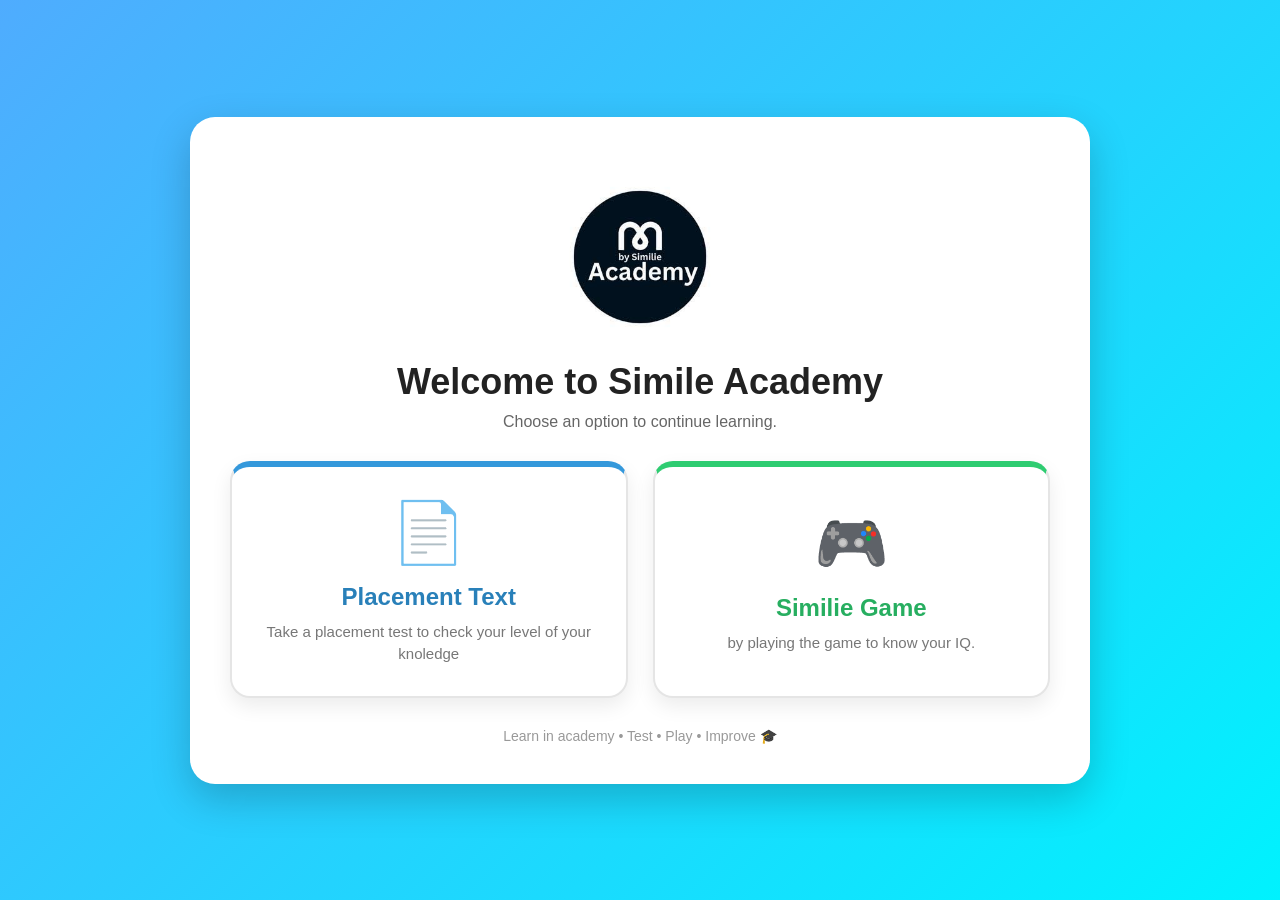
<file: index.html>
<!DOCTYPE html>
<html lang="en">

<head>

    <meta charset="UTF-8">

    <meta name="viewport"
          content="width=device-width, initial-scale=1.0">

    <title>Similie Academy Test</title>

    <link rel="stylesheet" href="css/simile_Dashboard.css">
</head>


<body>


    <!-- MAIN DASHBOARD -->

    <div class="dashboard">

        <img src="img/images.jpg"alt="similie_logo" width="200">
        <h1>
            Welcome to Simile Academy
        </h1>


        <p>
            Choose an option to continue learning.
        </p>


        <!-- TWO BOXES -->

        <div class="box-container">


            <!-- PLACEMENT TEXT -->

            <div
                class="dashboard-box placement-box"
                onclick="openPlacement()">

                <div class="box-icon">
                    📄
                </div>

                <h2>
                    Placement Text
                </h2>

                <span>
                    Take a placement test to
                    check your level of your knoledge
                </span>

            </div>


            <!-- SIMILIE GAME -->

            <div
                class="dashboard-box similie-box"
                onclick="openSimilieGame()">

                <div class="box-icon">
                    🎮
                </div>

                <h2>
                    Similie Game
                </h2>

                <span>
                    by playing the game to know your IQ.
                </span>

            </div>


        </div>


        <div class="footer">

            Learn in academy • Test • Play • Improve 🎓

        </div>


    </div>


    <script>


        /* ===============================
           PLACEMENT TEST
        =============================== */

        function openPlacement() {

            window.location.href =
                "dashboard_placement_text.html";

        }


        /* ===============================
           SIMILIE GAME
        =============================== */

        function openSimilieGame() {

            window.location.href =
                "similie_game.html";
        }


    </script>


</body>

</html>
</file>
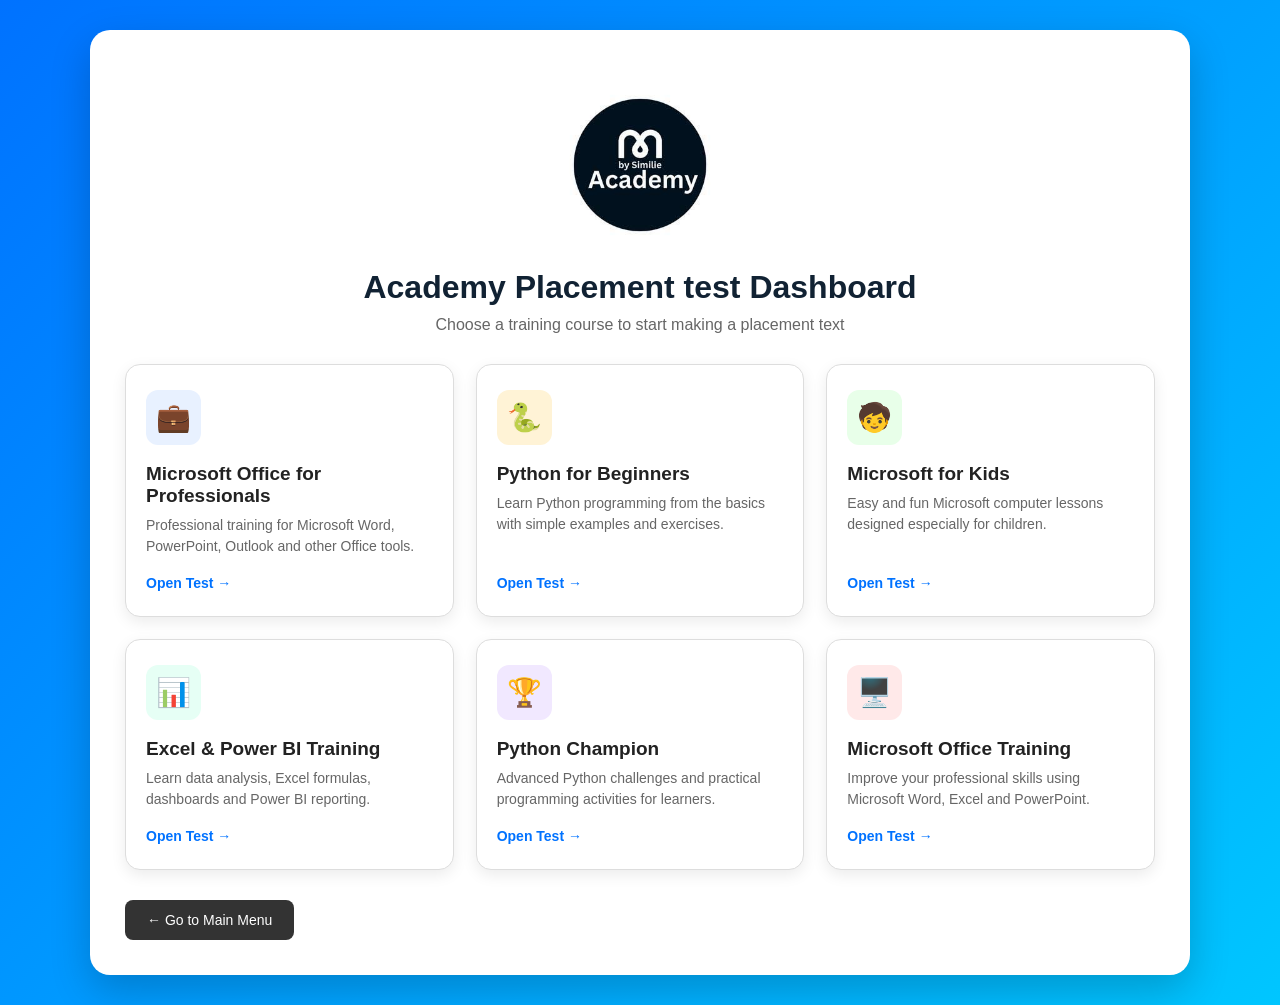
<file: dashboard_placement_text.html>
<!DOCTYPE html>
<html lang="en">

<head>
    <meta charset="UTF-8">
    <meta name="viewport" content="width=device-width, initial-scale=1.0">

    <title>Placement Text Dashboard</title>
    <link rel="stylesheet" href="css/dassboard_placement.css">
</head>

<body>

    <div class="dashboard">

        <div class="dashboard-header">
            <img src="img/images.jpg"alt="similie_logo" width="200">
            <h1> Academy Placement test Dashboard</h1>
            <p>Choose a training course to start making a placement text</p>
        </div>

        <div class="cards">

            <!-- 1. Microsoft Office for Professionals -->
            <a href="microsoft_office_professional.html" class="card">
                <div>
                    <div class="card-icon office">💼</div>

                    <h2>Microsoft Office for Professionals</h2>

                    <p>
                        Professional training for Microsoft Word,
                        PowerPoint, Outlook and other Office tools.
                    </p>
                </div>

                <div class="open-test">
                    Open Test →
                </div>
            </a>


            <!-- 2. Python for Beginners -->
            <a href="python_beginners.html" class="card">
                <div>
                    <div class="card-icon python">🐍</div>

                    <h2>Python for Beginners</h2>

                    <p>
                        Learn Python programming from the basics
                        with simple examples and exercises.
                    </p>
                </div>

                <div class="open-test">
                    Open Test →
                </div>
            </a>


            <!-- 3. Microsoft for Kids -->
            <a href="microsoft_for_kids.html" class="card">
                <div>
                    <div class="card-icon kids">🧒</div>

                    <h2>Microsoft for Kids</h2>

                    <p>
                        Easy and fun Microsoft computer lessons
                        designed especially for children.
                    </p>
                </div>

                <div class="open-test">
                    Open Test →
                </div>
            </a>


            <!-- 4. Excel and Power BI Training -->
            <a href="excel_powerbi_training.html" class="card">
                <div>
                    <div class="card-icon excel">📊</div>

                    <h2>Excel & Power BI Training</h2>

                    <p>
                        Learn data analysis, Excel formulas,
                        dashboards and Power BI reporting.
                    </p>
                </div>

                <div class="open-test">
                    Open Test →
                </div>
            </a>


            <!-- 5. Python Champion -->
            <a href="python_champion.html" class="card">
                <div>
                    <div class="card-icon champion">🏆</div>

                    <h2>Python Champion</h2>

                    <p>
                        Advanced Python challenges and practical
                        programming activities for learners.
                    </p>
                </div>

                <div class="open-test">
                    Open Test →
                </div>
            </a>


            <!-- 6. Microsoft Office Training -->
            <a href="microsoft_office_training.html" class="card">
                <div>
                    <div class="card-icon professional">🖥️</div>

                    <h2>Microsoft Office Training</h2>

                    <p>
                        Improve your professional skills using
                        Microsoft Word, Excel and PowerPoint.
                    </p>
                </div>

                <div class="open-test">
                    Open Test →
                </div>
            </a>

        </div>

        <!-- Back Button -->
        <a href="index.html" class="back-button">
            ← Go to Main Menu
        </a>

    </div>

</body>

</html>
</file>
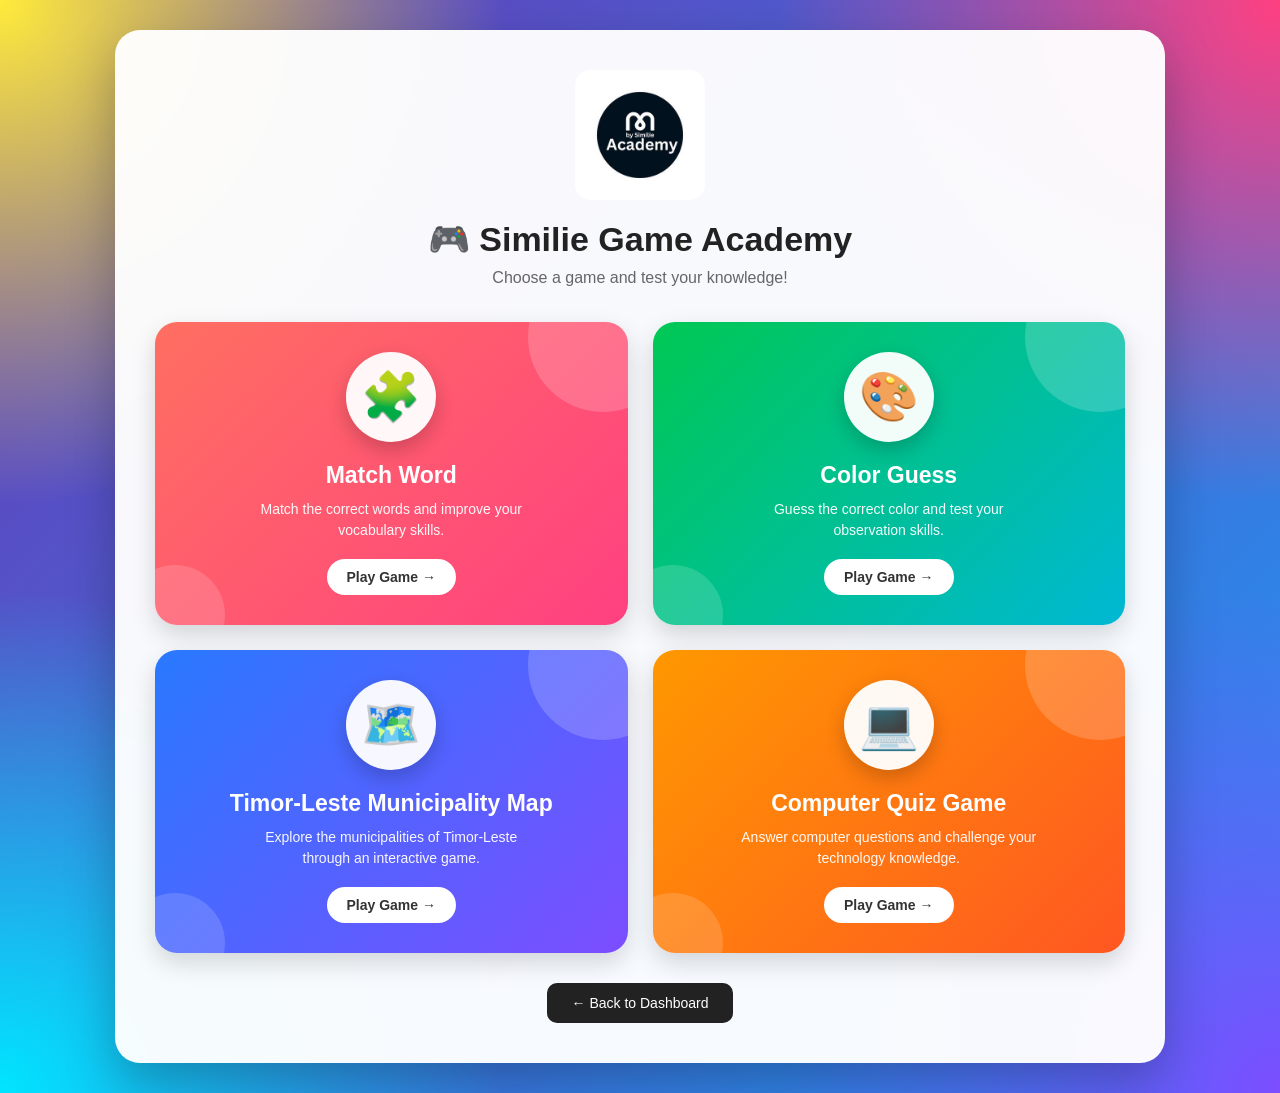
<file: main_menu.html>
<!DOCTYPE html>
<html lang="en">

<head>
    <meta charset="UTF-8">
    <meta name="viewport" content="width=device-width, initial-scale=1.0">

    <title>Similie Game Dashboard</title>
    <link rel="stylesheet" href="css/similie_game_dash.css">

</head>


<body>

    <div class="dashboard">

        <!-- HEADER -->

        <div class="dashboard-header">

            <img
                src="img/images.jpg"
                alt="Similie Academy Logo"
                class="logo">

            <h1>
                🎮 Similie Game Academy
            </h1>

            <p>
                Choose a game and test your knowledge!
            </p>

        </div>


        <!-- GAME CARDS -->

        <div class="game-container">


            <!-- MATCH WORD -->

            <a
                href="Anjo_match_word/main_menu.html"
                class="game-card match-word">

                <div class="game-icon">
                    🧩
                </div>

                <h2>
                    Match Word
                </h2>

                <p>
                    Match the correct words and improve
                    your vocabulary skills.
                </p>

                <div class="play-button">
                    Play Game →
                </div>

            </a>


            <!-- COLOR GUESS -->

            <a
                href="color_guess.html"
                class="game-card color-guess">

                <div class="game-icon">
                    🎨
                </div>

                <h2>
                    Color Guess
                </h2>

                <p>
                    Guess the correct color and test
                    your observation skills.
                </p>

                <div class="play-button">
                    Play Game →
                </div>

            </a>


            <!-- TIMOR MUNICIPALITY MAP -->

            <a
                href="timor_municipality_map.html"
                class="game-card municipality-map">

                <div class="game-icon">
                    🗺️
                </div>

                <h2>
                    Timor-Leste Municipality Map
                </h2>

                <p>
                    Explore the municipalities of
                    Timor-Leste through an interactive game.
                </p>

                <div class="play-button">
                    Play Game →
                </div>

            </a>


            <!-- COMPUTER QUIZ -->

            <a
                href="computer_quiz.html"
                class="game-card computer-quiz">

                <div class="game-icon">
                    💻
                </div>

                <h2>
                    Computer Quiz Game
                </h2>

                <p>
                    Answer computer questions and
                    challenge your technology knowledge.
                </p>

                <div class="play-button">
                    Play Game →
                </div>

            </a>


        </div>


        <!-- BACK BUTTON -->

        <a
            href="dashboard.html"
            class="back-button">

            ← Back to Dashboard

        </a>

    </div>

</body>

</html>
</file>
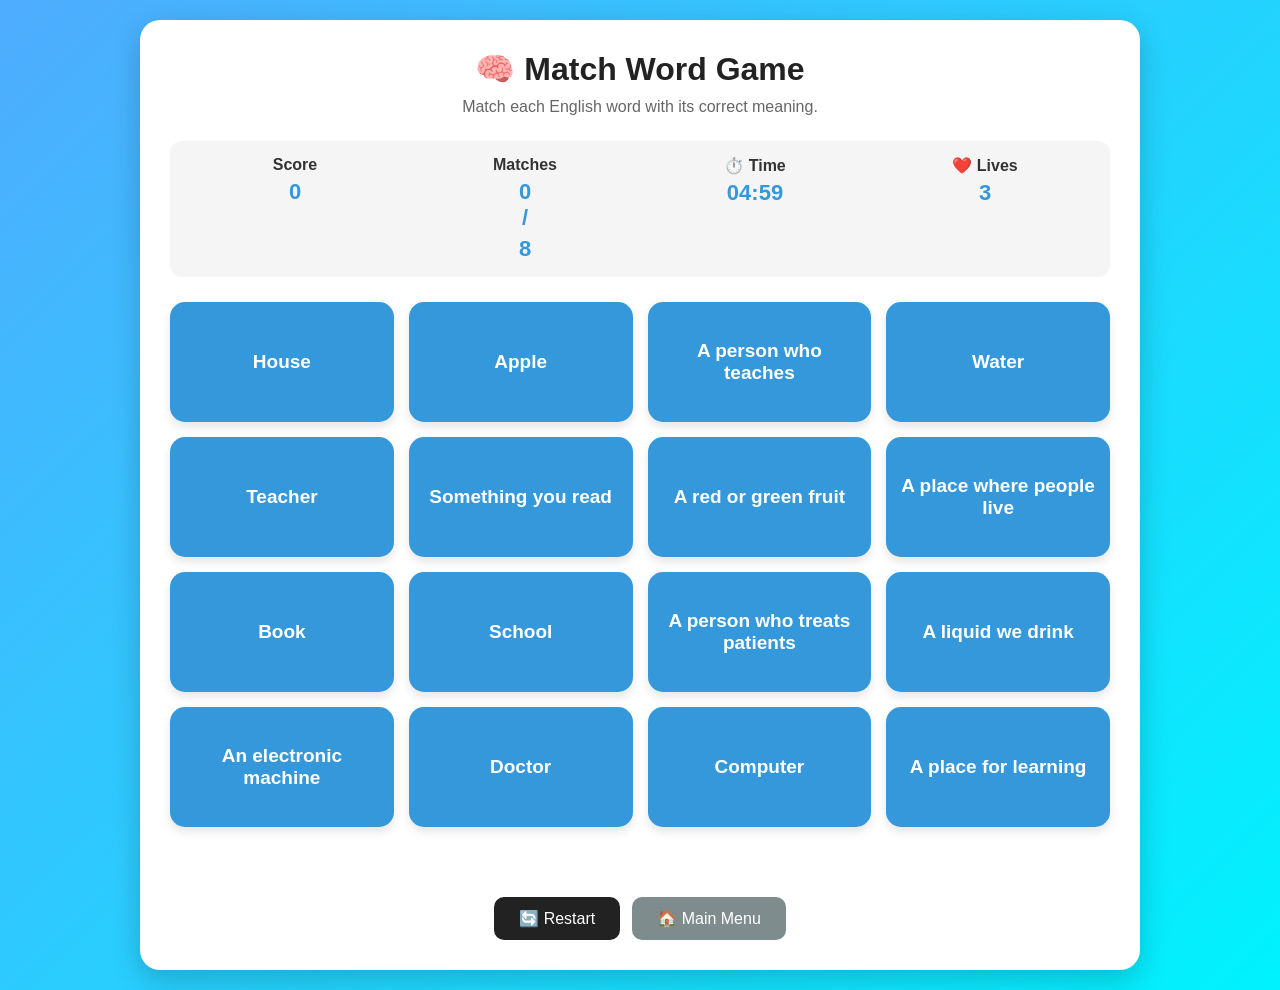
<file: Anjo_match_word/game.html>
<!DOCTYPE html>
<html lang="en">

<head>

    <meta charset="UTF-8">

    <meta name="viewport"
          content="width=device-width, initial-scale=1.0">

    <title>Match Word Game</title>
    <link rel="stylesheet" href="css/game.css">

</head>


<body>


<div class="game-container">


    <h1>
        🧠 Match Word Game
    </h1>


    <p class="description">

        Match each English word
        with its correct meaning.

    </p>


    <!-- GAME -->

    <div id="gameArea">


        <!-- SCORE BOARD -->

        <div class="score-board">


            <div class="score-box">

                Score

                <span id="score">
                    0
                </span>

            </div>


            <div class="score-box">

                Matches

                <span>

                    <span id="matches">
                        0
                    </span>

                    /

                    <span id="totalPairs">
                        8
                    </span>

                </span>

            </div>


            <div class="score-box">

                ⏱️ Time

                <span id="timer">
                    05:00
                </span>

            </div>


            <div class="score-box">

                ❤️ Lives

                <span id="lives">
                    3
                </span>

            </div>


        </div>


        <!-- GAME BOARD -->

        <div
            class="game-board"
            id="gameBoard">

        </div>


        <!-- MESSAGE -->

        <div id="message"></div>


        <!-- GAME BUTTONS -->

        <div class="game-buttons">


            <button
                class="game-btn restart-btn"
                onclick="restartGame()">

                🔄 Restart

            </button>


            <button
                class="game-btn menu-btn"
                onclick="goToMenu()">

                🏠 Main Menu

            </button>


        </div>


    </div>


    <!-- RESULT -->

    <div id="resultScreen">


        <h2 id="resultTitle">
            🎉 Game Complete!
        </h2>


        <div class="final-score">

            Final Score:

            <span id="finalScore">
                0
            </span>

        </div>


        <p
            class="result-message"
            id="resultMessage">

            Great job!

        </p>


        <div class="result-buttons">


            <button
                class="game-btn play-again"
                onclick="restartGame()">

                ▶️ Play Again

            </button>


            <button
                class="game-btn menu-btn"
                onclick="goToMenu()">

                🏠 Main Menu

            </button>


        </div>


    </div>


</div>


<script>


    /* =========================================
       WORD DATA
    ========================================= */

    const wordPairs = [

        {
            word: "Apple",
            meaning: "A red or green fruit"
        },

        {
            word: "Book",
            meaning: "Something you read"
        },

        {
            word: "School",
            meaning: "A place for learning"
        },

        {
            word: "Doctor",
            meaning: "A person who treats patients"
        },

        {
            word: "Computer",
            meaning: "An electronic machine"
        },

        {
            word: "Teacher",
            meaning: "A person who teaches"
        },

        {
            word: "Water",
            meaning: "A liquid we drink"
        },

        {
            word: "House",
            meaning: "A place where people live"
        },

        {
            word: "Car",
            meaning: "A vehicle with four wheels"
        },

        {
            word: "Bookstore",
            meaning: "A place where books are sold"
        },

        {
            word: "Garden",
            meaning: "A place where plants grow"
        },

        {
            word: "Friend",
            meaning: "A person you like and trust"
        }

    ];


    /* =========================================
       GET SETTINGS FROM URL
    ========================================= */

    const urlParams =
        new URLSearchParams(
            window.location.search
        );


    let selectedTime =
        parseInt(
            urlParams.get("time")
        );


    let selectedDifficulty =
        urlParams.get("difficulty");


    /* DEFAULT VALUES */

    if (isNaN(selectedTime)) {

        selectedTime = 300;

    }


    if (!selectedDifficulty) {

        selectedDifficulty = "easy";

    }


    /* =========================================
       VARIABLES
    ========================================= */

    let cards = [];

    let firstCard = null;

    let secondCard = null;

    let lockBoard = false;

    let score = 0;

    let matches = 0;

    let lives = 3;

    let timeLeft = selectedTime;

    let timer;


    /* =========================================
       ELEMENTS
    ========================================= */

    const gameBoard =
        document.getElementById(
            "gameBoard"
        );


    const scoreDisplay =
        document.getElementById(
            "score"
        );


    const matchesDisplay =
        document.getElementById(
            "matches"
        );


    const totalPairsDisplay =
        document.getElementById(
            "totalPairs"
        );


    const timerDisplay =
        document.getElementById(
            "timer"
        );


    const livesDisplay =
        document.getElementById(
            "lives"
        );


    const message =
        document.getElementById(
            "message"
        );


    const gameArea =
        document.getElementById(
            "gameArea"
        );


    const resultScreen =
        document.getElementById(
            "resultScreen"
        );


    const finalScore =
        document.getElementById(
            "finalScore"
        );


    const resultTitle =
        document.getElementById(
            "resultTitle"
        );


    const resultMessage =
        document.getElementById(
            "resultMessage"
        );


    /* =========================================
       START GAME
    ========================================= */

    function startGame() {


        clearInterval(timer);


        score = 0;

        matches = 0;

        lives = 3;

        timeLeft = selectedTime;

        firstCard = null;

        secondCard = null;

        lockBoard = false;


        scoreDisplay.textContent =
            score;


        matchesDisplay.textContent =
            matches;


        livesDisplay.textContent =
            lives;


        message.textContent = "";


        /* DIFFICULTY */

        let pairCount = 8;


        if (
            selectedDifficulty ===
            "medium"
        ) {

            pairCount = 10;

        }


        if (
            selectedDifficulty ===
            "hard"
        ) {

            pairCount = 12;

        }


        const selectedPairs =
            wordPairs.slice(
                0,
                pairCount
            );


        totalPairsDisplay.textContent =
            selectedPairs.length;


        gameBoard.innerHTML = "";


        cards = [];


        /* CREATE WORD CARDS */

        selectedPairs.forEach(
            (pair, index) => {


                cards.push({

                    id: index,

                    type: "word",

                    value: pair.word,

                    pairId: index

                });


                cards.push({

                    id: index + 100,

                    type: "meaning",

                    value: pair.meaning,

                    pairId: index

                });

            }
        );


        shuffle(cards);


        /* CREATE BUTTONS */

        cards.forEach(card => {


            const button =
                document.createElement(
                    "button"
                );


            button.classList.add(
                "card"
            );


            button.textContent =
                card.value;


            button.dataset.pairId =
                card.pairId;


            button.addEventListener(
                "click",
                () =>
                    selectCard(button)
            );


            gameBoard.appendChild(
                button
            );

        });


        /* TIMER */

        if (selectedTime > 0) {

            updateTimerDisplay();

            startTimer();

        }

        else {

            timerDisplay.textContent =
                "∞";

        }

    }


    /* =========================================
       SHUFFLE
    ========================================= */

    function shuffle(array) {


        for (
            let i = array.length - 1;
            i > 0;
            i--
        ) {


            const j =
                Math.floor(
                    Math.random()
                    * (i + 1)
                );


            [
                array[i],
                array[j]
            ] =
            [
                array[j],
                array[i]
            ];

        }

    }


    /* =========================================
       SELECT CARD
    ========================================= */

    function selectCard(card) {


        if (lockBoard)
            return;


        if (
            card.classList
                .contains("correct")
        )
            return;


        if (card === firstCard)
            return;


        card.classList.add(
            "selected"
        );


        if (!firstCard) {

            firstCard = card;

            return;

        }


        secondCard = card;


        checkMatch();

    }


    /* =========================================
       CHECK MATCH
    ========================================= */

    function checkMatch() {


        const isMatch =

            firstCard.dataset.pairId ===
            secondCard.dataset.pairId;


        /* CORRECT */

        if (isMatch) {


            firstCard.classList.remove(
                "selected"
            );


            secondCard.classList.remove(
                "selected"
            );


            firstCard.classList.add(
                "correct"
            );


            secondCard.classList.add(
                "correct"
            );


            score += 10;

            matches++;


            scoreDisplay.textContent =
                score;


            matchesDisplay.textContent =
                matches;


            message.textContent =
                "✅ Correct!";


            setTimeout(() => {

                message.textContent = "";

            }, 700);


            resetCards();


            if (
                matches ===
                Number(
                    totalPairsDisplay
                        .textContent
                )
            ) {

                finishGame(true);

            }

        }


        /* WRONG */

        else {


            lockBoard = true;


            lives--;


            livesDisplay.textContent =
                lives;


            firstCard.classList.add(
                "wrong"
            );


            secondCard.classList.add(
                "wrong"
            );


            score =
                Math.max(
                    0,
                    score - 2
                );


            scoreDisplay.textContent =
                score;


            message.textContent =
                "❌ Not a match!";


            setTimeout(() => {


                if (firstCard) {

                    firstCard
                        .classList
                        .remove(
                            "selected",
                            "wrong"
                        );

                }


                if (secondCard) {

                    secondCard
                        .classList
                        .remove(
                            "selected",
                            "wrong"
                        );

                }


                resetCards();


                if (lives <= 0) {

                    finishGame(false);

                }

            }, 800);

        }

    }


    /* =========================================
       RESET CARDS
    ========================================= */

    function resetCards() {

        firstCard = null;

        secondCard = null;

        lockBoard = false;

    }


    /* =========================================
       TIMER
    ========================================= */

    function startTimer() {


        timer = setInterval(() => {


            timeLeft--;


            updateTimerDisplay();


            if (timeLeft <= 0) {


                clearInterval(timer);


                finishGame(false);

            }


        }, 1000);

    }


    /* =========================================
       TIMER DISPLAY
    ========================================= */

    function updateTimerDisplay() {


        const minutes =
            Math.floor(
                timeLeft / 60
            );


        const seconds =
            timeLeft % 60;


        timerDisplay.textContent =

            String(minutes)
                .padStart(2, "0")

            + ":"

            + String(seconds)
                .padStart(2, "0");

    }


    /* =========================================
       FINISH GAME
    ========================================= */

    function finishGame(won) {


        clearInterval(timer);


        lockBoard = true;


        setTimeout(() => {


            gameArea.style.display =
                "none";


            resultScreen.style.display =
                "block";


            finalScore.textContent =
                score;


            /* WIN */

            if (won) {


                resultTitle.textContent =
                    "🎉 Congratulations!";


                resultMessage.textContent =
                    "Excellent! You matched all the words!";

            }


            /* NO LIVES */

            else if (lives <= 0) {


                resultTitle.textContent =
                    "💔 Game Over!";


                resultMessage.textContent =
                    "You used all your lives. Try again!";

            }


            /* TIME */

            else {


                resultTitle.textContent =
                    "⏰ Time's Up!";


                resultMessage.textContent =
                    "Your time is finished. Try again!";

            }


        }, 500);

    }


    /* =========================================
       RESTART
    ========================================= */

    function restartGame() {


        resultScreen.style.display =
            "none";


        gameArea.style.display =
            "block";


        startGame();

    }


    /* =========================================
       MAIN MENU
    ========================================= */

    function goToMenu() {


        clearInterval(timer);


        window.location.href =
            "main_menu.html";

    }


    /* =========================================
       START AUTOMATICALLY
    ========================================= */

    startGame();


</script>


</body>

</html>
</file>
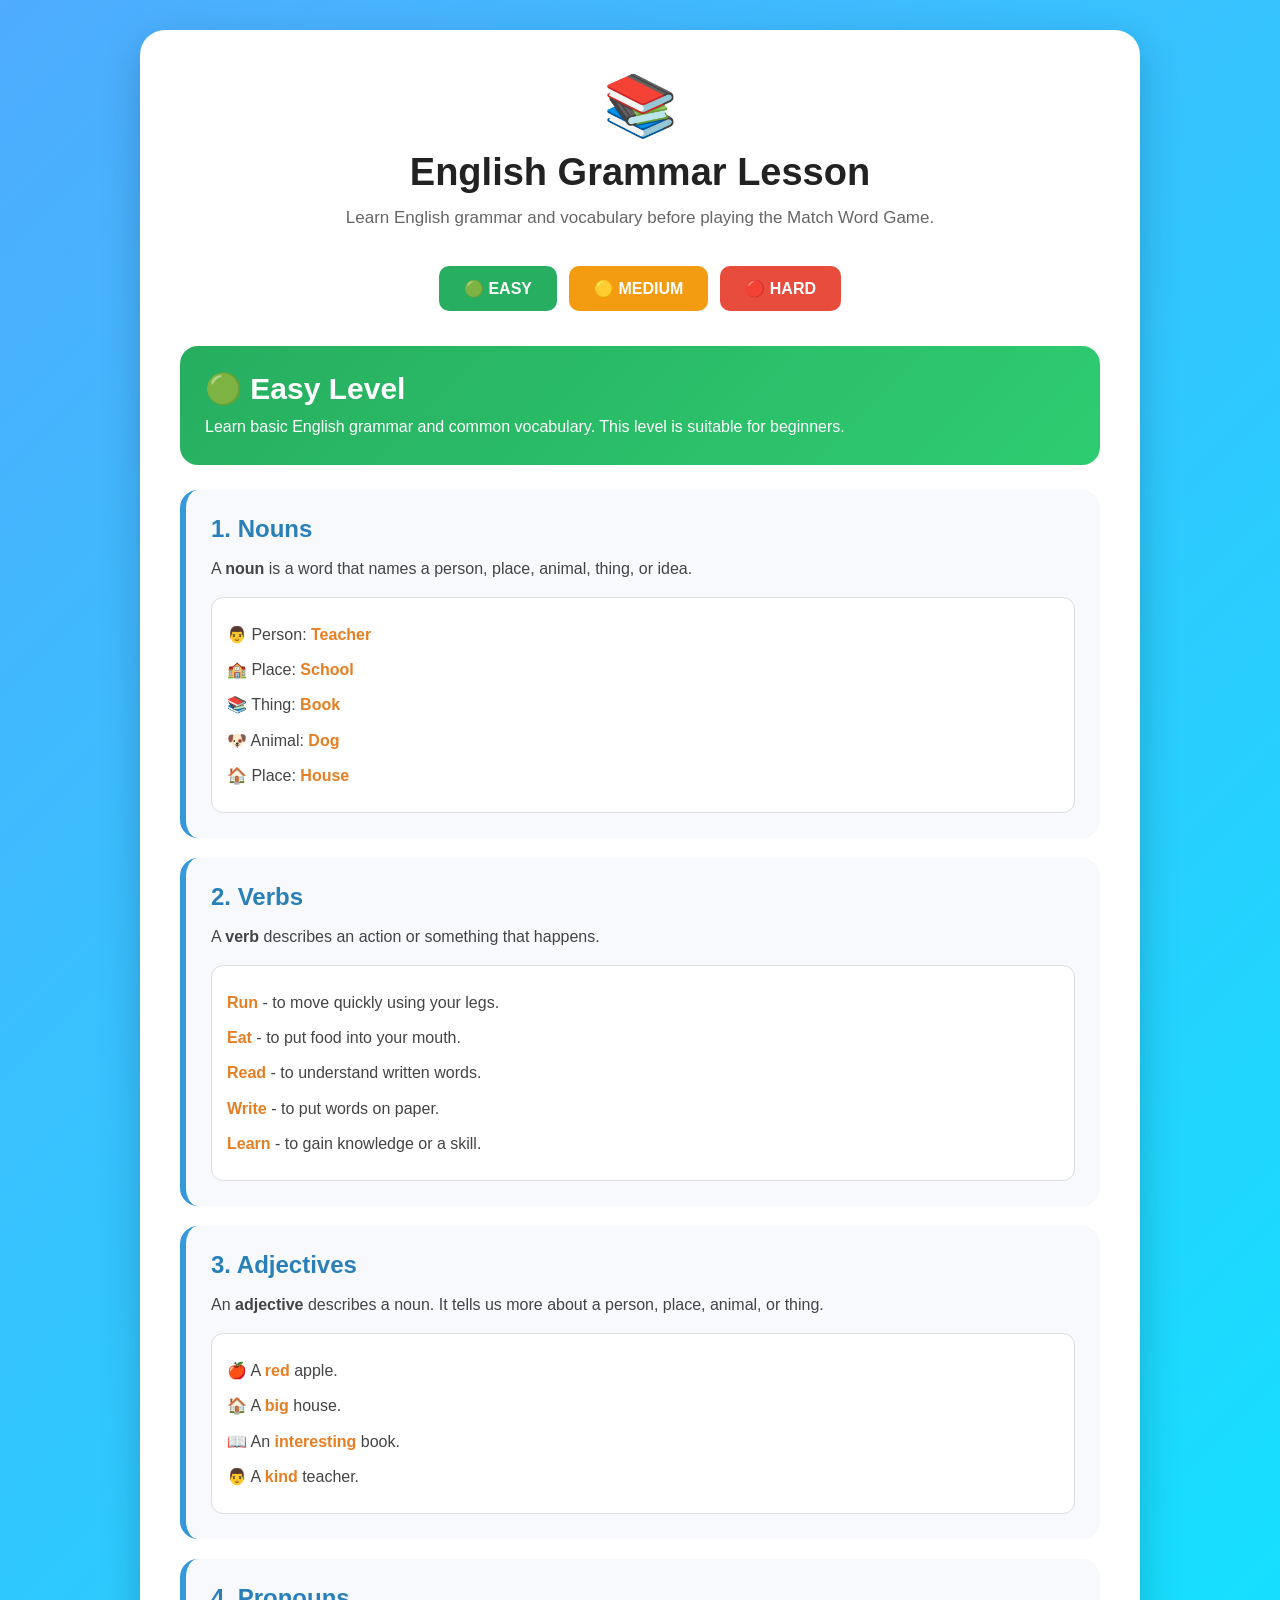
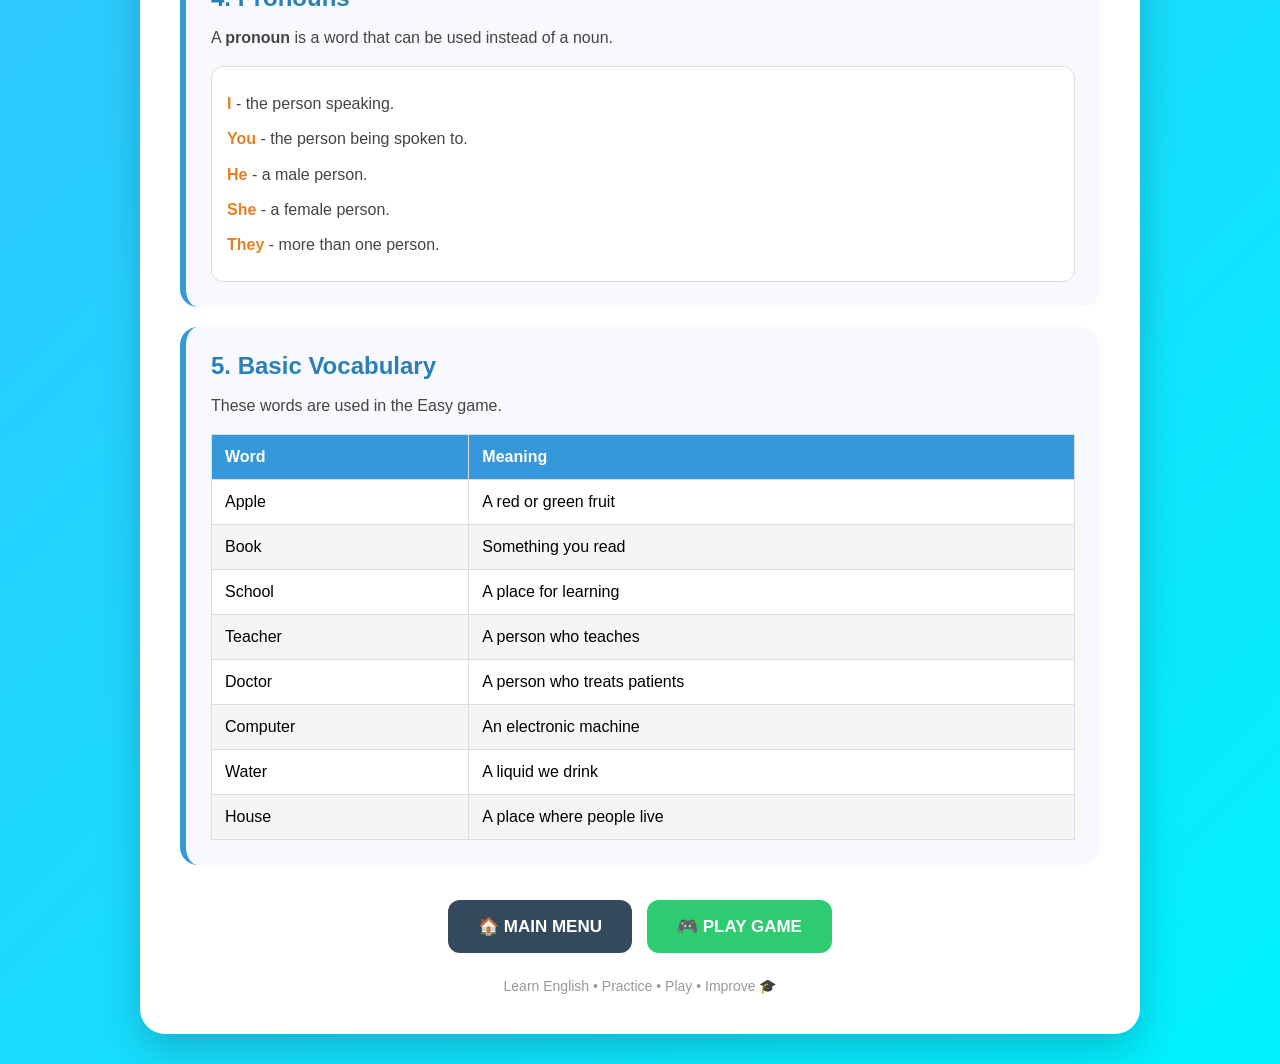
<file: Anjo_match_word/lesson.html>
<!DOCTYPE html>
<html lang="en">

<head>

    <meta charset="UTF-8">

    <meta name="viewport"
          content="width=device-width, initial-scale=1.0">

    <title>English Grammar Lesson - Match Word Game</title>
    <link rel="stylesheet" href="css/lesson.css">

</head>


<body>


<div class="lesson-container">


    <!-- HEADER -->

    <div class="header">

        <div class="icon">
            📚
        </div>

        <h1>
            English Grammar Lesson
        </h1>

        <p class="subtitle">

            Learn English grammar and vocabulary
            before playing the Match Word Game.

        </p>

    </div>


    <!-- LEVEL MENU -->

    <div class="level-menu">

        <button
            class="level-btn easy-btn"
            onclick="showLevel('easy')">

            🟢 EASY

        </button>


        <button
            class="level-btn medium-btn"
            onclick="showLevel('medium')">

            🟡 MEDIUM

        </button>


        <button
            class="level-btn hard-btn"
            onclick="showLevel('hard')">

            🔴 HARD

        </button>

    </div>


    <!-- =====================================================
         EASY LEVEL
    ====================================================== -->

    <div
        id="easy"
        class="level-section active">


        <div class="level-header easy-header">

            <h2>
                🟢 Easy Level
            </h2>

            <p>
                Learn basic English grammar and common
                vocabulary. This level is suitable for
                beginners.
            </p>

        </div>


        <!-- NOUNS -->

        <div class="lesson-card">

            <h3>
                1. Nouns
            </h3>

            <p>

                A <strong>noun</strong> is a word that names
                a person, place, animal, thing, or idea.

            </p>

            <div class="examples">

                <p>
                    👨 Person:
                    <span class="word">Teacher</span>
                </p>

                <p>
                    🏫 Place:
                    <span class="word">School</span>
                </p>

                <p>
                    📚 Thing:
                    <span class="word">Book</span>
                </p>

                <p>
                    🐶 Animal:
                    <span class="word">Dog</span>
                </p>

                <p>
                    🏠 Place:
                    <span class="word">House</span>
                </p>

            </div>

        </div>


        <!-- VERBS -->

        <div class="lesson-card">

            <h3>
                2. Verbs
            </h3>

            <p>

                A <strong>verb</strong> describes an action
                or something that happens.

            </p>

            <div class="examples">

                <p>
                    <span class="word">Run</span> -
                    to move quickly using your legs.
                </p>

                <p>
                    <span class="word">Eat</span> -
                    to put food into your mouth.
                </p>

                <p>
                    <span class="word">Read</span> -
                    to understand written words.
                </p>

                <p>
                    <span class="word">Write</span> -
                    to put words on paper.
                </p>

                <p>
                    <span class="word">Learn</span> -
                    to gain knowledge or a skill.
                </p>

            </div>

        </div>


        <!-- ADJECTIVES -->

        <div class="lesson-card">

            <h3>
                3. Adjectives
            </h3>

            <p>

                An <strong>adjective</strong> describes a
                noun. It tells us more about a person,
                place, animal, or thing.

            </p>

            <div class="examples">

                <p>
                    🍎 A
                    <span class="word">red</span>
                    apple.
                </p>

                <p>
                    🏠 A
                    <span class="word">big</span>
                    house.
                </p>

                <p>
                    📖 An
                    <span class="word">interesting</span>
                    book.
                </p>

                <p>
                    👨 A
                    <span class="word">kind</span>
                    teacher.
                </p>

            </div>

        </div>


        <!-- PRONOUNS -->

        <div class="lesson-card">

            <h3>
                4. Pronouns
            </h3>

            <p>

                A <strong>pronoun</strong> is a word that can
                be used instead of a noun.

            </p>

            <div class="examples">

                <p>
                    <span class="word">I</span> -
                    the person speaking.
                </p>

                <p>
                    <span class="word">You</span> -
                    the person being spoken to.
                </p>

                <p>
                    <span class="word">He</span> -
                    a male person.
                </p>

                <p>
                    <span class="word">She</span> -
                    a female person.
                </p>

                <p>
                    <span class="word">They</span> -
                    more than one person.
                </p>

            </div>

        </div>


        <!-- BASIC VOCABULARY -->

        <div class="lesson-card">

            <h3>
                5. Basic Vocabulary
            </h3>

            <p>
                These words are used in the Easy game.
            </p>

            <table class="vocabulary-table">

                <thead>

                    <tr>

                        <th>
                            Word
                        </th>

                        <th>
                            Meaning
                        </th>

                    </tr>

                </thead>

                <tbody>

                    <tr>
                        <td>Apple</td>
                        <td>A red or green fruit</td>
                    </tr>

                    <tr>
                        <td>Book</td>
                        <td>Something you read</td>
                    </tr>

                    <tr>
                        <td>School</td>
                        <td>A place for learning</td>
                    </tr>

                    <tr>
                        <td>Teacher</td>
                        <td>A person who teaches</td>
                    </tr>

                    <tr>
                        <td>Doctor</td>
                        <td>A person who treats patients</td>
                    </tr>

                    <tr>
                        <td>Computer</td>
                        <td>An electronic machine</td>
                    </tr>

                    <tr>
                        <td>Water</td>
                        <td>A liquid we drink</td>
                    </tr>

                    <tr>
                        <td>House</td>
                        <td>A place where people live</td>
                    </tr>

                </tbody>

            </table>

        </div>

    </div>


    <!-- =====================================================
         MEDIUM LEVEL
    ====================================================== -->

    <div
        id="medium"
        class="level-section">


        <div class="level-header medium-header">

            <h2>
                🟡 Medium Level
            </h2>

            <p>
                Learn more grammar rules, sentence structures,
                verb tenses, and useful vocabulary.
            </p>

        </div>


        <!-- PRESENT SIMPLE -->

        <div class="lesson-card">

            <h3>
                1. Present Simple
            </h3>

            <p>

                The <strong>present simple</strong> is used
                for habits, routines, and facts.

            </p>

            <div class="grammar-example">

                <p>
                    ✅ I <span class="correct">play</span>
                    football every day.
                </p>

                <p>
                    ✅ She <span class="correct">plays</span>
                    football every day.
                </p>

                <p>
                    ✅ They <span class="correct">study</span>
                    English.
                </p>

                <p>
                    ❌ She <span class="incorrect">play</span>
                    football.
                </p>

            </div>

        </div>


        <!-- PAST SIMPLE -->

        <div class="lesson-card">

            <h3>
                2. Past Simple
            </h3>

            <p>

                The <strong>past simple</strong> describes
                actions that happened in the past.

            </p>

            <div class="grammar-example">

                <p>
                    Yesterday, I
                    <span class="correct">played</span>
                    football.
                </p>

                <p>
                    She
                    <span class="correct">visited</span>
                    her friend.
                </p>

                <p>
                    They
                    <span class="correct">watched</span>
                    a movie.
                </p>

                <p>
                    He
                    <span class="correct">went</span>
                    to school.
                </p>

            </div>

        </div>


        <!-- FUTURE -->

        <div class="lesson-card">

            <h3>
                3. Future with "Will"
            </h3>

            <p>

                Use <strong>will</strong> to talk about
                future actions or decisions.

            </p>

            <div class="grammar-example">

                <p>
                    I <span class="correct">will study</span>
                    tomorrow.
                </p>

                <p>
                    She <span class="correct">will visit</span>
                    her family.
                </p>

                <p>
                    They <span class="correct">will play</span>
                    the game.
                </p>

            </div>

        </div>


        <!-- SINGULAR AND PLURAL -->

        <div class="lesson-card">

            <h3>
                4. Singular and Plural
            </h3>

            <p>

                <strong>Singular</strong> means one.
                <strong>Plural</strong> means more than one.

            </p>

            <div class="examples">

                <p>
                    One <span class="word">book</span>
                    → Two <span class="word">books</span>
                </p>

                <p>
                    One <span class="word">car</span>
                    → Two <span class="word">cars</span>
                </p>

                <p>
                    One <span class="word">child</span>
                    → Two <span class="word">children</span>
                </p>

                <p>
                    One <span class="word">person</span>
                    → Two <span class="word">people</span>
                </p>

            </div>

        </div>


        <!-- PREPOSITIONS -->

        <div class="lesson-card">

            <h3>
                5. Prepositions
            </h3>

            <p>

                A <strong>preposition</strong> shows the
                relationship between words, especially
                location or time.

            </p>

            <div class="examples">

                <p>
                    The book is
                    <span class="word">on</span>
                    the table.
                </p>

                <p>
                    The cat is
                    <span class="word">under</span>
                    the chair.
                </p>

                <p>
                    She is
                    <span class="word">in</span>
                    the classroom.
                </p>

                <p>
                    We go to school
                    <span class="word">at</span>
                    8:00.
                </p>

            </div>

        </div>


        <!-- ARTICLES -->

        <div class="lesson-card">

            <h3>
                6. Articles: A, An, The
            </h3>

            <p>

                <strong>A</strong> and <strong>an</strong>
                are used for singular nouns.
                <strong>The</strong> refers to something
                specific.

            </p>

            <div class="examples">

                <p>
                    I have
                    <span class="word">a</span>
                    book.
                </p>

                <p>
                    She eats
                    <span class="word">an</span>
                    apple.
                </p>

                <p>
                    Please open
                    <span class="word">the</span>
                    door.
                </p>

            </div>

        </div>


        <!-- MEDIUM VOCABULARY -->

        <div class="lesson-card">

            <h3>
                7. Medium Vocabulary
            </h3>

            <table class="vocabulary-table">

                <thead>

                    <tr>

                        <th>
                            Word
                        </th>

                        <th>
                            Meaning
                        </th>

                    </tr>

                </thead>

                <tbody>

                    <tr>
                        <td>Garden</td>
                        <td>A place where plants grow</td>
                    </tr>

                    <tr>
                        <td>Friend</td>
                        <td>A person you like and trust</td>
                    </tr>

                    <tr>
                        <td>Market</td>
                        <td>A place where people buy and sell things</td>
                    </tr>

                    <tr>
                        <td>Journey</td>
                        <td>A trip from one place to another</td>
                    </tr>

                    <tr>
                        <td>Village</td>
                        <td>A small community</td>
                    </tr>

                    <tr>
                        <td>Hospital</td>
                        <td>A place where sick people receive treatment</td>
                    </tr>

                    <tr>
                        <td>Library</td>
                        <td>A place where people can read or borrow books</td>
                    </tr>

                    <tr>
                        <td>Environment</td>
                        <td>The natural world around us</td>
                    </tr>

                    <tr>
                        <td>Important</td>
                        <td>Having great value or meaning</td>
                    </tr>

                    <tr>
                        <td>Improve</td>
                        <td>To become better</td>
                    </tr>

                </tbody>

            </table>

        </div>

    </div>


    <!-- =====================================================
         HARD LEVEL
    ====================================================== -->

    <div
        id="hard"
        class="level-section">


        <div class="level-header hard-header">

            <h2>
                🔴 Hard Level
            </h2>

            <p>
                Challenge yourself with advanced grammar,
                sentence structure, and more difficult vocabulary.
            </p>

        </div>


        <!-- SUBJECT VERB AGREEMENT -->

        <div class="lesson-card">

            <h3>
                1. Subject-Verb Agreement
            </h3>

            <p>

                The subject and verb must agree in number.
                Singular subjects usually take singular verbs.

            </p>

            <div class="grammar-example">

                <p>
                    ✅ The student
                    <span class="correct">studies</span>
                    English.
                </p>

                <p>
                    ✅ The students
                    <span class="correct">study</span>
                    English.
                </p>

                <p>
                    ❌ The student
                    <span class="incorrect">study</span>
                    English.
                </p>

            </div>

        </div>


        <!-- COMPARATIVE -->

        <div class="lesson-card">

            <h3>
                2. Comparative Adjectives
            </h3>

            <p>

                Comparative adjectives are used to compare
                two people, places, animals, or things.

            </p>

            <div class="examples">

                <p>
                    John is
                    <span class="word">taller</span>
                    than Peter.
                </p>

                <p>
                    This book is
                    <span class="word">more interesting</span>
                    than that book.
                </p>

                <p>
                    My car is
                    <span class="word">faster</span>
                    than yours.
                </p>

            </div>

        </div>


        <!-- SUPERLATIVE -->

        <div class="lesson-card">

            <h3>
                3. Superlative Adjectives
            </h3>

            <p>

                Superlative adjectives compare three or more
                people, places, animals, or things.

            </p>

            <div class="examples">

                <p>
                    Mount Everest is the
                    <span class="word">highest</span>
                    mountain.
                </p>

                <p>
                    She is the
                    <span class="word">smartest</span>
                    student in the class.
                </p>

                <p>
                    This is the
                    <span class="word">most interesting</span>
                    book.
                </p>

            </div>

        </div>


        <!-- ADVERBS -->

        <div class="lesson-card">

            <h3>
                4. Adverbs
            </h3>

            <p>

                An <strong>adverb</strong> describes a verb,
                adjective, or another adverb. It often tells
                us how, when, or where something happens.

            </p>

            <div class="examples">

                <p>
                    She runs
                    <span class="word">quickly</span>.
                </p>

                <p>
                    He speaks English
                    <span class="word">fluently</span>.
                </p>

                <p>
                    They arrived
                    <span class="word">early</span>.
                </p>

                <p>
                    She answered the question
                    <span class="word">correctly</span>.
                </p>

            </div>

        </div>


        <!-- CONJUNCTIONS -->

        <div class="lesson-card">

            <h3>
                5. Conjunctions
            </h3>

            <p>

                A <strong>conjunction</strong> connects words,
                phrases, or sentences.

            </p>

            <div class="examples">

                <p>
                    I like tea
                    <span class="word">and</span>
                    coffee.
                </p>

                <p>
                    She is tired
                    <span class="word">but</span>
                    she continues working.
                </p>

                <p>
                    You can stay here
                    <span class="word">or</span>
                    go home.
                </p>

                <p>
                    I stayed home
                    <span class="word">because</span>
                    it was raining.
                </p>

            </div>

        </div>


        <!-- CONDITIONAL -->

        <div class="lesson-card">

            <h3>
                6. First Conditional
            </h3>

            <p>

                The first conditional is used to talk about
                possible future situations and their results.

            </p>

            <div class="grammar-example">

                <p>
                    If it
                    <span class="correct">rains</span>,
                    I will stay home.
                </p>

                <p>
                    If you
                    <span class="correct">study</span>,
                    you will pass the test.
                </p>

                <p>
                    If she
                    <span class="correct">works</span>
                    hard, she will succeed.
                </p>

            </div>

        </div>


        <!-- PASSIVE VOICE -->

        <div class="lesson-card">

            <h3>
                7. Passive Voice
            </h3>

            <p>

                The <strong>passive voice</strong> focuses on
                the action or the person/thing receiving the
                action.

            </p>

            <div class="examples">

                <p>
                    Active:
                    <span class="word">
                        The teacher explains the lesson.
                    </span>
                </p>

                <p>
                    Passive:
                    <span class="word">
                        The lesson is explained by the teacher.
                    </span>
                </p>

                <p>
                    Active:
                    <span class="word">
                        The student wrote the letter.
                    </span>
                </p>

                <p>
                    Passive:
                    <span class="word">
                        The letter was written by the student.
                    </span>
                </p>

            </div>

        </div>


        <!-- HARD VOCABULARY -->

        <div class="lesson-card">

            <h3>
                8. Advanced Vocabulary
            </h3>

            <table class="vocabulary-table">

                <thead>

                    <tr>

                        <th>
                            Word
                        </th>

                        <th>
                            Meaning
                        </th>

                    </tr>

                </thead>

                <tbody>

                    <tr>
                        <td>Achievement</td>
                        <td>Something successfully completed</td>
                    </tr>

                    <tr>
                        <td>Communication</td>
                        <td>The exchange of information or ideas</td>
                    </tr>

                    <tr>
                        <td>Knowledge</td>
                        <td>Information and understanding gained through learning</td>
                    </tr>

                    <tr>
                        <td>Opportunity</td>
                        <td>A good chance to do something</td>
                    </tr>

                    <tr>
                        <td>Responsibility</td>
                        <td>A duty or task that someone is expected to do</td>
                    </tr>

                    <tr>
                        <td>Environment</td>
                        <td>The natural world and surroundings</td>
                    </tr>

                    <tr>
                        <td>Development</td>
                        <td>The process of growing or improving</td>
                    </tr>

                    <tr>
                        <td>Successful</td>
                        <td>Achieving the desired result</td>
                    </tr>

                    <tr>
                        <td>Challenge</td>
                        <td>A difficult task that requires effort</td>
                    </tr>

                    <tr>
                        <td>Experience</td>
                        <td>Knowledge gained from doing or seeing something</td>
                    </tr>

                    <tr>
                        <td>Confidence</td>
                        <td>Belief in your own ability</td>
                    </tr>

                    <tr>
                        <td>Improve</td>
                        <td>To make something better</td>
                    </tr>

                </tbody>

            </table>

        </div>

    </div>


    <!-- NAVIGATION -->

    <div class="navigation">

        <button
            class="nav-btn menu-btn"
            onclick="goToMenu()">

            🏠 MAIN MENU

        </button>


        <button
            class="nav-btn game-btn"
            onclick="startGame()">

            🎮 PLAY GAME

        </button>

    </div>


    <div class="footer">

        Learn English • Practice • Play • Improve 🎓

    </div>


</div>


<script>

    /* =========================================
       SHOW LEVEL
    ========================================= */

    function showLevel(level) {

        const sections =
            document.querySelectorAll(
                ".level-section"
            );

        sections.forEach(section => {

            section.classList.remove(
                "active"
            );

        });


        const selectedSection =
            document.getElementById(level);


        if (selectedSection) {

            selectedSection.classList.add(
                "active"
            );

        }


        /*
            Scroll back to the top of
            the lesson content.
        */

        window.scrollTo({

            top: 0,

            behavior: "smooth"

        });

    }


    /* =========================================
       GO TO MAIN MENU
    ========================================= */

    function goToMenu() {

        window.location.href =
            "main_menu.html";

    }


    /* =========================================
       START GAME
    ========================================= */

    function startGame() {

        /*
            Default game starts at Easy level.
        */

        window.location.href =
            "game.html?time=300&difficulty=easy";

    }

</script>


</body>

</html>
</file>
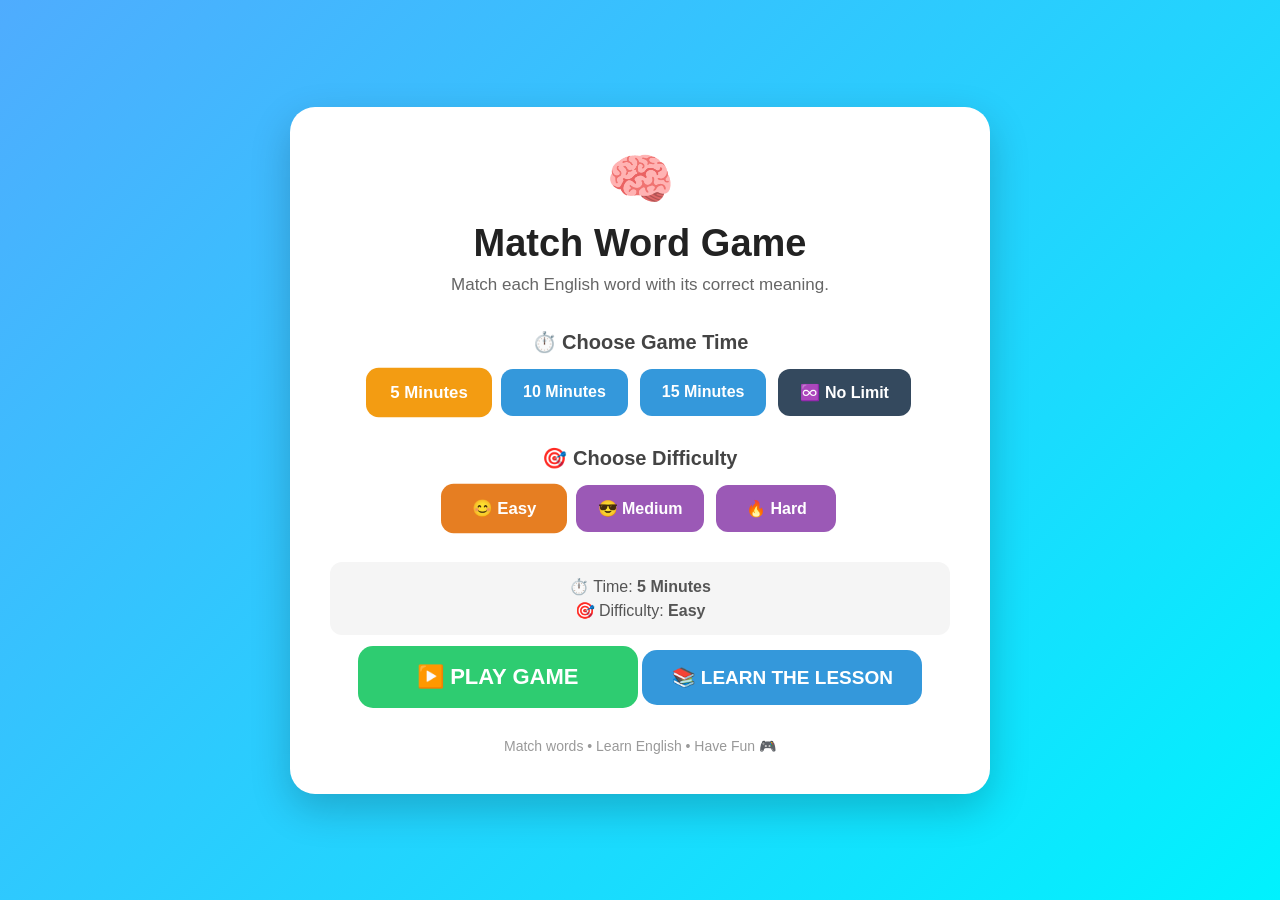
<file: Anjo_match_word/main_menu.html>
<!DOCTYPE html>
<html lang="en">

<head>

    <meta charset="UTF-8">

    <meta name="viewport"
          content="width=device-width, initial-scale=1.0">

    <title>Match Word Game - Main Menu</title>
    <link rel="stylesheet" href="css/main_menu.css">

</head>


<body>


<div class="menu-container">


    <!-- LOGO -->

    <div class="logo">
        🧠
    </div>


    <h1>
        Match Word Game
    </h1>


    <p class="description">

        Match each English word with
        its correct meaning.

    </p>


    <!-- TIME -->

    <div class="menu-section">

        <h2>
            ⏱️ Choose Game Time
        </h2>


        <div class="button-group">

            <button
                class="option-btn time-btn active"
                onclick="selectTime(300, this)">

                5 Minutes

            </button>


            <button
                class="option-btn time-btn"
                onclick="selectTime(600, this)">

                10 Minutes

            </button>


            <button
                class="option-btn time-btn"
                onclick="selectTime(900, this)">

                15 Minutes

            </button>


            <button
                class="option-btn time-btn unlimited"
                onclick="selectTime(0, this)">

                ♾️ No Limit

            </button>

        </div>

    </div>


    <!-- DIFFICULTY -->

    <div class="menu-section">

        <h2>
            🎯 Choose Difficulty
        </h2>


        <div class="button-group">


            <button
                class="option-btn difficulty-btn active"
                onclick="selectDifficulty('easy', this)">

                😊 Easy

            </button>


            <button
                class="option-btn difficulty-btn"
                onclick="selectDifficulty('medium', this)">

                😎 Medium

            </button>


            <button
                class="option-btn difficulty-btn"
                onclick="selectDifficulty('hard', this)">

                🔥 Hard

            </button>


        </div>

    </div>


    <!-- SELECTED INFORMATION -->

    <div class="selected-info">

        <div>

            ⏱️ Time:

            <strong id="selectedTime">
                5 Minutes
            </strong>

        </div>

        <div style="margin-top: 5px;">

            🎯 Difficulty:

            <strong id="selectedDifficulty">
                Easy
            </strong>

        </div>

    </div>


    <!-- PLAY GAME -->

    <button
        class="play-btn"
        onclick="playGame()">

        ▶️ PLAY GAME

    </button>


    <!-- LESSON -->

    <button
        class="lesson-btn"
        onclick="learnLesson()">

        📚 LEARN THE LESSON

    </button>


    <div class="footer">

        Match words • Learn English • Have Fun 🎮

    </div>


</div>


<script>


    /* ===============================
       GAME SETTINGS
    =============================== */

    let selectedTime = 300;

    let selectedDifficulty = "easy";


    /* ===============================
       SELECT TIME
    =============================== */

    function selectTime(seconds, button) {

        selectedTime = seconds;


        document
            .querySelectorAll(".time-btn")
            .forEach(btn => {

                btn.classList.remove("active");

            });


        button.classList.add("active");


        let timeText;


        if (seconds === 300) {

            timeText = "5 Minutes";

        }

        else if (seconds === 600) {

            timeText = "10 Minutes";

        }

        else if (seconds === 900) {

            timeText = "15 Minutes";

        }

        else {

            timeText = "No Limit";

        }


        document
            .getElementById("selectedTime")
            .textContent = timeText;

    }


    /* ===============================
       SELECT DIFFICULTY
    =============================== */

    function selectDifficulty(level, button) {

        selectedDifficulty = level;


        document
            .querySelectorAll(".difficulty-btn")
            .forEach(btn => {

                btn.classList.remove("active");

            });


        button.classList.add("active");


        let difficultyText;


        if (level === "easy") {

            difficultyText = "Easy";

        }

        else if (level === "medium") {

            difficultyText = "Medium";

        }

        else {

            difficultyText = "Hard";

        }


        document
            .getElementById("selectedDifficulty")
            .textContent =
                difficultyText;

    }


    /* ===============================
       START GAME
    =============================== */

    function playGame() {

        window.location.href =
            "game.html?time="
            + selectedTime
            + "&difficulty="
            + selectedDifficulty;

    }


    /* ===============================
       OPEN LESSON
    =============================== */

    function learnLesson() {

        window.location.href = "lesson.html";

    }


</script>


</body>
</file>
<file: css/simile_Dashboard.css>
* {
            box-sizing: border-box;
            margin: 0;
            padding: 0;
            font-family: Arial, sans-serif;
        }


        body {

            min-height: 100vh;

            display: flex;

            justify-content: center;

            align-items: center;

            padding: 30px 20px;

            background:
                linear-gradient(
                    135deg,
                    #4facfe,
                    #00f2fe
                );
        }


        /* MAIN BOX */

        .dashboard {

            width: 900px;

            max-width: 100%;

            background: white;

            padding: 40px;

            border-radius: 25px;

            box-shadow:
                0 15px 40px
                rgba(0, 0, 0, 0.20);

            text-align: center;
        }


        /* TITLE */

        .dashboard h1 {

            font-size: 36px;

            color: #222;

            margin-bottom: 10px;
        }


        .dashboard p {

            color: #666;

            font-size: 16px;

            margin-bottom: 30px;
        }


        /* TWO BOXES */

        .box-container {

            display: grid;

            grid-template-columns:
                repeat(2, 1fr);

            gap: 25px;
        }


        /* BOX */

        .dashboard-box {

            min-height: 220px;

            background: white;

            border-radius: 20px;

            border: 2px solid #e5e5e5;

            padding: 30px 20px;

            display: flex;

            flex-direction: column;

            justify-content: center;

            align-items: center;

            cursor: pointer;

            transition: 0.3s;

            box-shadow:
                0 8px 20px
                rgba(0, 0, 0, 0.08);
        }


        .dashboard-box:hover {

            transform: translateY(-7px);

            box-shadow:
                0 15px 30px
                rgba(0, 0, 0, 0.15);
        }


        /* ICON */

        .box-icon {

            font-size: 60px;

            margin-bottom: 15px;
        }


        /* BOX TITLE */

        .dashboard-box h2 {

            font-size: 24px;

            color: #222;

            margin-bottom: 10px;
        }


        /* BOX DESCRIPTION */

        .dashboard-box span {

            font-size: 15px;

            color: #777;

            line-height: 1.5;
        }


        /* PLACEMENT BOX */

        .placement-box {

            border-top: 6px solid #3498db;
        }


        .placement-box h2 {

            color: #2980b9;
        }


        /* SIMILIE GAME BOX */

        .similie-box {

            border-top: 6px solid #2ecc71;
        }


        .similie-box h2 {

            color: #27ae60;
        }


        /* FOOTER */

        .footer {

            margin-top: 30px;

            font-size: 14px;

            color: #999;
        }


        /* MOBILE */

        @media (max-width: 650px) {

            body {

                align-items: flex-start;

            }


            .dashboard {

                padding: 30px 20px;

            }


            .dashboard h1 {

                font-size: 30px;

            }


            .box-container {

                grid-template-columns: 1fr;

            }


            .dashboard-box {

                min-height: 190px;

            }

        }
</file>
<file: css/dassboard_placement.css>
* {
            box-sizing: border-box;
            margin: 0;
            padding: 0;
        }

        body {
            font-family: Arial, Helvetica, sans-serif;
            min-height: 100vh;
            background: linear-gradient(135deg, #0072ff, #00c6ff);
            display: flex;
            justify-content: center;
            align-items: center;
            padding: 30px;
        }

        .dashboard {
            width: 100%;
            max-width: 1100px;
            background: white;
            border-radius: 20px;
            padding: 35px;
            box-shadow: 0 15px 40px rgba(0, 0, 0, 0.20);
        }

        .dashboard-header {
            text-align: center;
            margin-bottom: 30px;
        }

        .dashboard-header h1 {
            color: #123;
            font-size: 32px;
            margin-bottom: 10px;
        }

        .dashboard-header p {
            color: #666;
            font-size: 16px;
        }

        .cards {
            display: grid;
            grid-template-columns: repeat(3, 1fr);
            gap: 22px;
        }

        .card {
            text-decoration: none;
            color: #222;
            background: #ffffff;
            border: 1px solid #ddd;
            border-radius: 15px;
            padding: 25px 20px;
            min-height: 190px;

            display: flex;
            flex-direction: column;
            justify-content: space-between;

            box-shadow: 0 5px 15px rgba(0, 0, 0, 0.08);
            transition: 0.3s ease;
        }

        .card:hover {
            transform: translateY(-7px);
            box-shadow: 0 12px 25px rgba(0, 0, 0, 0.15);
            border-color: #0072ff;
        }

        .card-icon {
            width: 55px;
            height: 55px;
            border-radius: 12px;

            display: flex;
            justify-content: center;
            align-items: center;

            font-size: 28px;
            margin-bottom: 18px;
        }

        .office {
            background: #e8f1ff;
        }

        .python {
            background: #fff3d6;
        }

        .kids {
            background: #e8ffe9;
        }

        .excel {
            background: #e6fff5;
        }

        .champion {
            background: #f1e8ff;
        }

        .professional {
            background: #ffe9e9;
        }

        .card h2 {
            font-size: 19px;
            margin-bottom: 8px;
            color: #222;
        }

        .card p {
            font-size: 14px;
            line-height: 1.5;
            color: #666;
        }

        /* Open Test */
        .open-test {
            margin-top: 18px;
            color: #0072ff;
            font-size: 14px;
            font-weight: bold;
        }

        .card:hover .open-test {
            color: #0051b3;
        }

        .back-button {
            display: inline-block;
            margin-top: 30px;
            text-decoration: none;
            background: #333;
            color: white;
            padding: 12px 22px;
            border-radius: 8px;
            font-size: 14px;
            transition: 0.3s;
        }

        .back-button:hover {
            background: #111;
        }

        @media (max-width: 900px) {
            .cards {
                grid-template-columns: repeat(2, 1fr);
            }
        }

        @media (max-width: 600px) {
            body {
                padding: 15px;
            }

            .dashboard {
                padding: 25px 18px;
            }

            .dashboard-header h1 {
                font-size: 26px;
            }

            .cards {
                grid-template-columns: 1fr;
            }
        }
</file>
<file: css/similie_game_dash.css>
* {
            box-sizing: border-box;
            margin: 0;
            padding: 0;
        }

        body {
            font-family: Arial, Helvetica, sans-serif;
            min-height: 100vh;

            /* Colorful Game Background */
            background:
                radial-gradient(circle at top left, #ffeb3b 0%, transparent 30%),
                radial-gradient(circle at top right, #ff4081 0%, transparent 30%),
                radial-gradient(circle at bottom left, #00e5ff 0%, transparent 30%),
                radial-gradient(circle at bottom right, #7c4dff 0%, transparent 30%),
                linear-gradient(135deg, #673ab7, #2196f3);

            display: flex;
            justify-content: center;
            align-items: center;

            padding: 30px;
        }

        /* Main Dashboard */
        .dashboard {
            width: 100%;
            max-width: 1050px;

            background: rgba(255, 255, 255, 0.96);

            border-radius: 25px;

            padding: 40px;

            box-shadow:
                0 20px 50px rgba(0, 0, 0, 0.25);
        }

        /* Header */
        .dashboard-header {
            text-align: center;
            margin-bottom: 35px;
        }

        .logo {
            width: 130px;
            margin-bottom: 15px;
            border-radius: 15px;
        }

        .dashboard-header h1 {
            font-size: 34px;
            color: #222;
            margin-bottom: 10px;
        }

        .dashboard-header p {
            font-size: 16px;
            color: #666;
        }

        /* Game Cards */
        .game-container {
            display: grid;

            grid-template-columns:
                repeat(2, 1fr);

            gap: 25px;
        }

        .game-card {
            text-decoration: none;
            color: #222;

            min-height: 250px;

            border-radius: 22px;

            padding: 30px;

            display: flex;
            flex-direction: column;

            justify-content: center;
            align-items: center;

            text-align: center;

            position: relative;

            overflow: hidden;

            box-shadow:
                0 10px 25px rgba(0, 0, 0, 0.15);

            transition:
                transform 0.3s ease,
                box-shadow 0.3s ease;
        }

        /* Decorative circle */
        .game-card::before {
            content: "";

            position: absolute;

            width: 150px;
            height: 150px;

            border-radius: 50%;

            background: rgba(255, 255, 255, 0.18);

            top: -60px;
            right: -50px;
        }

        .game-card::after {
            content: "";

            position: absolute;

            width: 100px;
            height: 100px;

            border-radius: 50%;

            background: rgba(255, 255, 255, 0.15);

            bottom: -40px;
            left: -30px;
        }

        .game-card:hover {
            transform: translateY(-10px) scale(1.02);

            box-shadow:
                0 18px 35px rgba(0, 0, 0, 0.25);
        }

        /* Card Colors */

        .match-word {
            background:
                linear-gradient(135deg, #ff6f61, #ff4081);
        }

        .color-guess {
            background:
                linear-gradient(135deg, #00c853, #00b8d4);
        }

        .municipality-map {
            background:
                linear-gradient(135deg, #2979ff, #7c4dff);
        }

        .computer-quiz {
            background:
                linear-gradient(135deg, #ff9800, #ff5722);
        }

        /* Center Icon */
        .game-icon {
            width: 90px;
            height: 90px;

            background: rgba(255, 255, 255, 0.95);

            border-radius: 50%;

            display: flex;

            justify-content: center;
            align-items: center;

            font-size: 48px;

            margin-bottom: 20px;

            box-shadow:
                0 8px 20px rgba(0, 0, 0, 0.20);

            position: relative;
            z-index: 2;
        }

        .game-card h2 {
            color: white;

            font-size: 23px;

            margin-bottom: 10px;

            position: relative;
            z-index: 2;
        }

        .game-card p {
            color: rgba(255, 255, 255, 0.95);

            font-size: 14px;

            line-height: 1.5;

            max-width: 300px;

            position: relative;
            z-index: 2;
        }

        /* Play Button */
        .play-button {
            margin-top: 18px;

            padding: 10px 20px;

            background: white;

            color: #333;

            border-radius: 25px;

            font-size: 14px;

            font-weight: bold;

            position: relative;
            z-index: 2;
        }

        /* Back Button */
        .back-button {
            display: block;

            width: fit-content;

            margin: 30px auto 0;

            padding: 12px 25px;

            background: #222;

            color: white;

            text-decoration: none;

            border-radius: 10px;

            font-size: 14px;

            transition: 0.3s;
        }

        .back-button:hover {
            background: #000;

            transform: translateY(-2px);
        }

        /* Tablet */
        @media (max-width: 800px) {

            .game-container {
                grid-template-columns: 1fr;
            }

        }

        /* Mobile */
        @media (max-width: 600px) {

            body {
                padding: 15px;
            }

            .dashboard {
                padding: 25px 18px;
            }

            .dashboard-header h1 {
                font-size: 27px;
            }

            .game-card {
                min-height: 230px;
            }

        }
</file>
<file: Anjo_match_word/css/game.css>
* {

            box-sizing: border-box;

            margin: 0;

            padding: 0;

            font-family: Arial, sans-serif;

        }


        body {

            min-height: 100vh;

            display: flex;

            justify-content: center;

            align-items: center;

            padding: 20px;

            background:
                linear-gradient(
                    135deg,
                    #4facfe,
                    #00f2fe
                );

        }


        /* CONTAINER */

        .game-container {

            width: 1000px;

            max-width: 100%;

            background: white;

            padding: 30px;

            border-radius: 20px;

            box-shadow:
                0 10px 30px
                rgba(0,0,0,0.20);

        }


        /* HEADER */

        h1 {

            text-align: center;

            color: #222;

            margin-bottom: 10px;

        }


        .description {

            text-align: center;

            color: #666;

            margin-bottom: 25px;

        }


        /* SCORE */

        .score-board {

            display: grid;

            grid-template-columns:
                repeat(4, 1fr);

            gap: 10px;

            background: #f5f5f5;

            padding: 15px;

            border-radius: 12px;

            margin-bottom: 25px;

        }


        .score-box {

            text-align: center;

            font-size: 16px;

            font-weight: bold;

            color: #333;

        }


        .score-box span {

            display: block;

            margin-top: 5px;

            font-size: 22px;

            color: #3498db;

        }


        /* GAME BOARD */

        .game-board {

            display: grid;

            grid-template-columns:
                repeat(4, 1fr);

            gap: 15px;

        }


        .card {

            min-height: 120px;

            border: none;

            border-radius: 15px;

            background: #3498db;

            color: white;

            font-size: 19px;

            font-weight: bold;

            cursor: pointer;

            transition: 0.3s;

            padding: 15px;

            box-shadow:
                0 5px 10px
                rgba(0,0,0,0.1);

        }


        .card:hover {

            transform: scale(1.04);

            background: #2980b9;

        }


        .card.selected {

            background: #f39c12;

            transform: scale(1.04);

        }


        .card.correct {

            background: #2ecc71;

            cursor: default;

        }


        .card.wrong {

            background: #e74c3c;

        }


        /* MESSAGE */

        #message {

            text-align: center;

            margin-top: 20px;

            font-size: 20px;

            font-weight: bold;

            min-height: 25px;

        }


        /* BUTTONS */

        .game-buttons {

            display: flex;

            justify-content: center;

            gap: 12px;

            margin-top: 25px;

            flex-wrap: wrap;

        }


        .game-btn {

            border: none;

            padding: 12px 25px;

            border-radius: 10px;

            color: white;

            font-size: 16px;

            cursor: pointer;

        }


        .restart-btn {

            background: #222;

        }


        .menu-btn {

            background: #7f8c8d;

        }


        .game-btn:hover {

            opacity: 0.8;

        }


        /* RESULT */

        #resultScreen {

            display: none;

            text-align: center;

            padding: 30px;

        }


        #resultScreen h2 {

            font-size: 32px;

            margin-bottom: 15px;

        }


        .final-score {

            font-size: 26px;

            font-weight: bold;

            color: #3498db;

            margin: 15px;

        }


        .result-message {

            color: #555;

            margin-bottom: 25px;

        }


        .result-buttons {

            display: flex;

            justify-content: center;

            gap: 12px;

            flex-wrap: wrap;

        }


        .play-again {

            background: #2ecc71;

        }


        /* MOBILE */

        @media (max-width: 700px) {

            .game-board {

                grid-template-columns:
                    repeat(2, 1fr);

            }


            .score-board {

                grid-template-columns:
                    repeat(2, 1fr);

            }


            .card {

                min-height: 100px;

                font-size: 16px;

            }

        }


        @media (max-width: 450px) {

            .game-container {

                padding: 20px;

            }


            .game-board {

                gap: 10px;

            }


            .card {

                min-height: 90px;

                font-size: 14px;

                padding: 8px;

            }

        }
</file>
<file: Anjo_match_word/css/lesson.css>
* {
            box-sizing: border-box;
            margin: 0;
            padding: 0;
            font-family: Arial, sans-serif;
        }

        body {

            min-height: 100vh;

            padding: 30px 20px;

            background:
                linear-gradient(
                    135deg,
                    #4facfe,
                    #00f2fe
                );
        }

        /* MAIN CONTAINER */

        .lesson-container {

            width: 1000px;

            max-width: 100%;

            margin: auto;

            background: white;

            padding: 40px;

            border-radius: 25px;

            box-shadow:
                0 15px 40px
                rgba(0, 0, 0, 0.20);
        }

        /* HEADER */

        .header {

            text-align: center;

            margin-bottom: 35px;
        }

        .header .icon {

            font-size: 60px;

            margin-bottom: 10px;
        }

        h1 {

            font-size: 38px;

            color: #222;

            margin-bottom: 10px;
        }

        .subtitle {

            color: #666;

            font-size: 17px;

            line-height: 1.6;
        }

        /* LEVEL NAVIGATION */

        .level-menu {

            display: flex;

            justify-content: center;

            gap: 12px;

            flex-wrap: wrap;

            margin-bottom: 35px;
        }

        .level-btn {

            border: none;

            padding: 13px 25px;

            border-radius: 10px;

            color: white;

            font-size: 16px;

            font-weight: bold;

            cursor: pointer;

            transition: 0.3s;
        }

        .level-btn:hover {

            transform: translateY(-2px);

            opacity: 0.9;
        }

        .easy-btn {

            background: #27ae60;
        }

        .medium-btn {

            background: #f39c12;
        }

        .hard-btn {

            background: #e74c3c;
        }

        /* LEVEL HEADER */

        .level-header {

            padding: 25px;

            border-radius: 18px;

            margin-bottom: 25px;

            color: white;
        }

        .easy-header {

            background:
                linear-gradient(
                    135deg,
                    #27ae60,
                    #2ecc71
                );
        }

        .medium-header {

            background:
                linear-gradient(
                    135deg,
                    #f39c12,
                    #f1c40f
                );
        }

        .hard-header {

            background:
                linear-gradient(
                    135deg,
                    #e74c3c,
                    #c0392b
                );
        }

        .level-header h2 {

            font-size: 30px;

            margin-bottom: 8px;
        }

        .level-header p {

            font-size: 16px;

            line-height: 1.6;
        }

        /* LESSON CARD */

        .lesson-card {

            background: #f7f9fc;

            border-radius: 18px;

            padding: 25px;

            margin-bottom: 20px;

            border-left: 6px solid #3498db;
        }

        .lesson-card h3 {

            color: #2980b9;

            margin-bottom: 12px;

            font-size: 24px;
        }

        .lesson-card p {

            color: #444;

            line-height: 1.7;

            font-size: 16px;

            margin-bottom: 10px;
        }

        /* EXAMPLES */

        .examples {

            background: white;

            border-radius: 12px;

            padding: 15px;

            margin-top: 15px;

            border: 1px solid #ddd;
        }

        .examples p {

            margin: 8px 0;

            font-size: 16px;
        }

        .word {

            font-weight: bold;

            color: #e67e22;
        }

        /* VOCABULARY */

        .vocabulary-table {

            width: 100%;

            border-collapse: collapse;

            margin-top: 15px;

            background: white;
        }

        .vocabulary-table th,
        .vocabulary-table td {

            padding: 13px;

            border: 1px solid #ddd;

            text-align: left;
        }

        .vocabulary-table th {

            background: #3498db;

            color: white;
        }

        .vocabulary-table tr:nth-child(even) {

            background: #f5f5f5;
        }

        /* GRAMMAR EXAMPLE */

        .grammar-example {

            margin-top: 15px;

            background: white;

            border: 1px solid #ddd;

            border-radius: 12px;

            padding: 15px;

            line-height: 1.8;
        }

        .correct {

            color: #27ae60;

            font-weight: bold;
        }

        .incorrect {

            color: #e74c3c;

            font-weight: bold;
        }

        /* LEVEL SECTIONS */

        .level-section {

            display: none;
        }

        .level-section.active {

            display: block;
        }

        /* NAVIGATION */

        .navigation {

            display: flex;

            justify-content: center;

            gap: 15px;

            flex-wrap: wrap;

            margin-top: 35px;
        }

        .nav-btn {

            border: none;

            padding: 16px 30px;

            border-radius: 12px;

            color: white;

            font-size: 17px;

            font-weight: bold;

            cursor: pointer;

            transition: 0.3s;
        }

        .nav-btn:hover {

            transform: translateY(-3px);

            opacity: 0.9;
        }

        .menu-btn {

            background: #34495e;
        }

        .game-btn {

            background: #2ecc71;
        }

        /* FOOTER */

        .footer {

            text-align: center;

            color: #999;

            margin-top: 25px;

            font-size: 14px;
        }

        /* MOBILE */

        @media (max-width: 600px) {

            .lesson-container {

                padding: 25px 18px;
            }

            h1 {

                font-size: 30px;
            }

            .header .icon {

                font-size: 45px;
            }

            .level-header h2 {

                font-size: 24px;
            }

            .lesson-card {

                padding: 18px;
            }

            .vocabulary-table {

                font-size: 14px;
            }

            .vocabulary-table th,
            .vocabulary-table td {

                padding: 9px;
            }

            .nav-btn {

                width: 100%;
            }

            .level-btn {

                width: 100%;
            }

        }
</file>
<file: Anjo_match_word/css/main_menu.css>
* {
            box-sizing: border-box;
            margin: 0;
            padding: 0;
            font-family: Arial, sans-serif;
        }

        body {

            min-height: 100vh;

            display: flex;
            justify-content: center;
            align-items: center;

            padding: 20px;

            background:
                linear-gradient(
                    135deg,
                    #4facfe,
                    #00f2fe
                );
        }


        /* MAIN CONTAINER */

        .menu-container {

            width: 700px;
            max-width: 100%;

            background: white;

            padding: 40px;

            border-radius: 25px;

            text-align: center;

            box-shadow:
                0 15px 40px
                rgba(0, 0, 0, 0.20);
        }


        /* TITLE */

        .logo {

            font-size: 55px;

            margin-bottom: 10px;
        }

        h1 {

            font-size: 38px;

            color: #222;

            margin-bottom: 10px;
        }

        .description {

            color: #666;

            font-size: 17px;

            margin-bottom: 35px;
        }


        /* MENU SECTION */

        .menu-section {

            margin-bottom: 30px;
        }

        .menu-section h2 {

            font-size: 20px;

            color: #444;

            margin-bottom: 15px;
        }


        /* BUTTON GROUP */

        .button-group {

            display: flex;

            justify-content: center;

            flex-wrap: wrap;

            gap: 12px;
        }


        /* BUTTON */

        .option-btn {

            border: none;

            padding: 14px 22px;

            border-radius: 12px;

            color: white;

            font-size: 16px;

            font-weight: bold;

            cursor: pointer;

            transition: 0.3s;

            min-width: 120px;
        }

        .option-btn:hover {

            transform: translateY(-3px);

            opacity: 0.9;
        }


        /* TIME BUTTONS */

        .time-btn {

            background: #3498db;
        }

        .time-btn.active {

            background: #f39c12;

            transform: scale(1.05);
        }


        /* DIFFICULTY */

        .difficulty-btn {

            background: #9b59b6;
        }

        .difficulty-btn.active {

            background: #e67e22;

            transform: scale(1.05);
        }


        /* NO LIMIT */

        .unlimited {

            background: #34495e;
        }


        /* PLAY BUTTON */

        .play-btn {

            width: 280px;

            padding: 18px;

            margin-top: 10px;

            border: none;

            border-radius: 15px;

            background: #2ecc71;

            color: white;

            font-size: 22px;

            font-weight: bold;

            cursor: pointer;

            transition: 0.3s;
        }

        .play-btn:hover {

            background: #27ae60;

            transform: scale(1.05);
        }


        /* LESSON BUTTON */

        .lesson-btn {

            width: 280px;

            padding: 16px;

            margin-top: 15px;

            border: none;

            border-radius: 15px;

            background: #3498db;

            color: white;

            font-size: 19px;

            font-weight: bold;

            cursor: pointer;

            transition: 0.3s;
        }

        .lesson-btn:hover {

            background: #2980b9;

            transform: scale(1.05);
        }


        /* SELECTED INFORMATION */

        .selected-info {

            margin-top: 25px;

            padding: 15px;

            background: #f5f5f5;

            border-radius: 12px;

            color: #555;

        }


        /* FOOTER */

        .footer {

            margin-top: 30px;

            color: #999;

            font-size: 14px;
        }


        /* MOBILE */

        @media (max-width: 600px) {

            .menu-container {

                padding: 25px;
            }

            h1 {

                font-size: 30px;
            }

            .logo {

                font-size: 45px;
            }

            .option-btn {

                width: 100%;
            }

            .play-btn,
            .lesson-btn {

                width: 100%;
            }

        }
</file>
